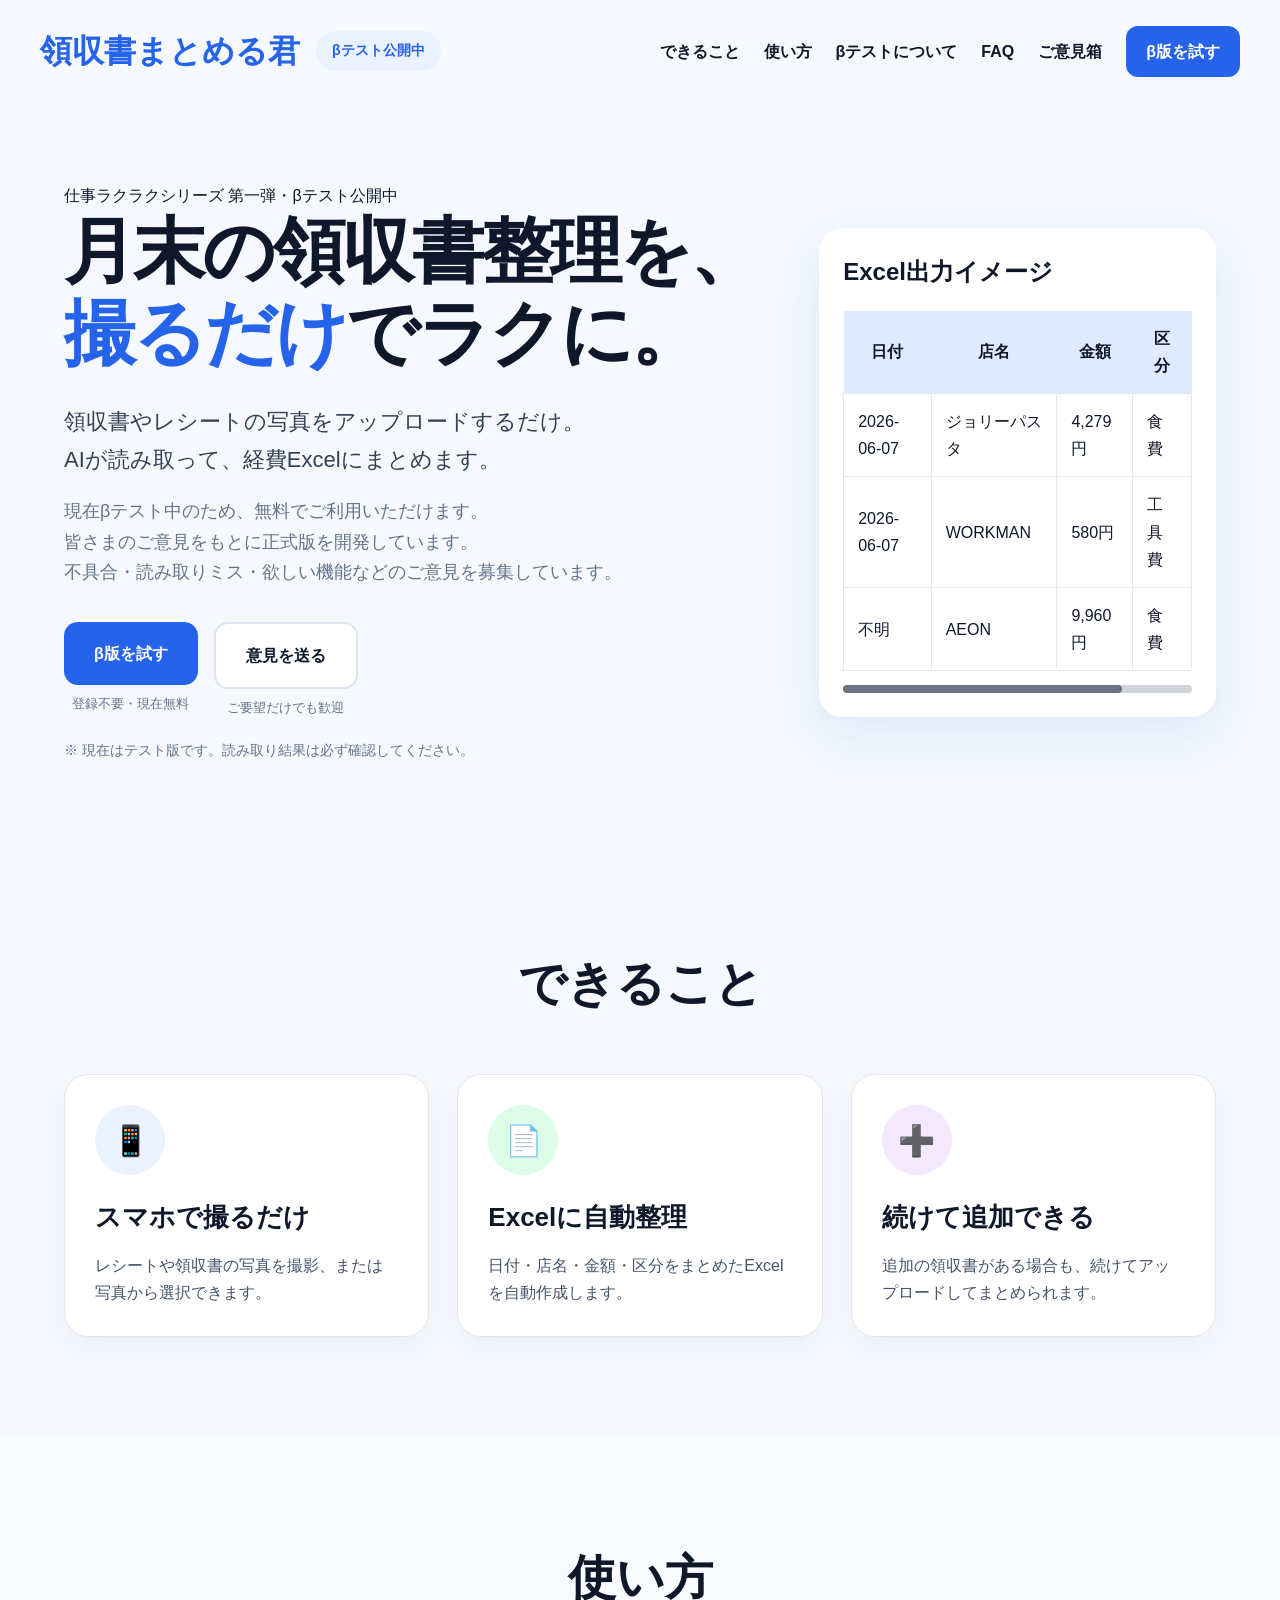
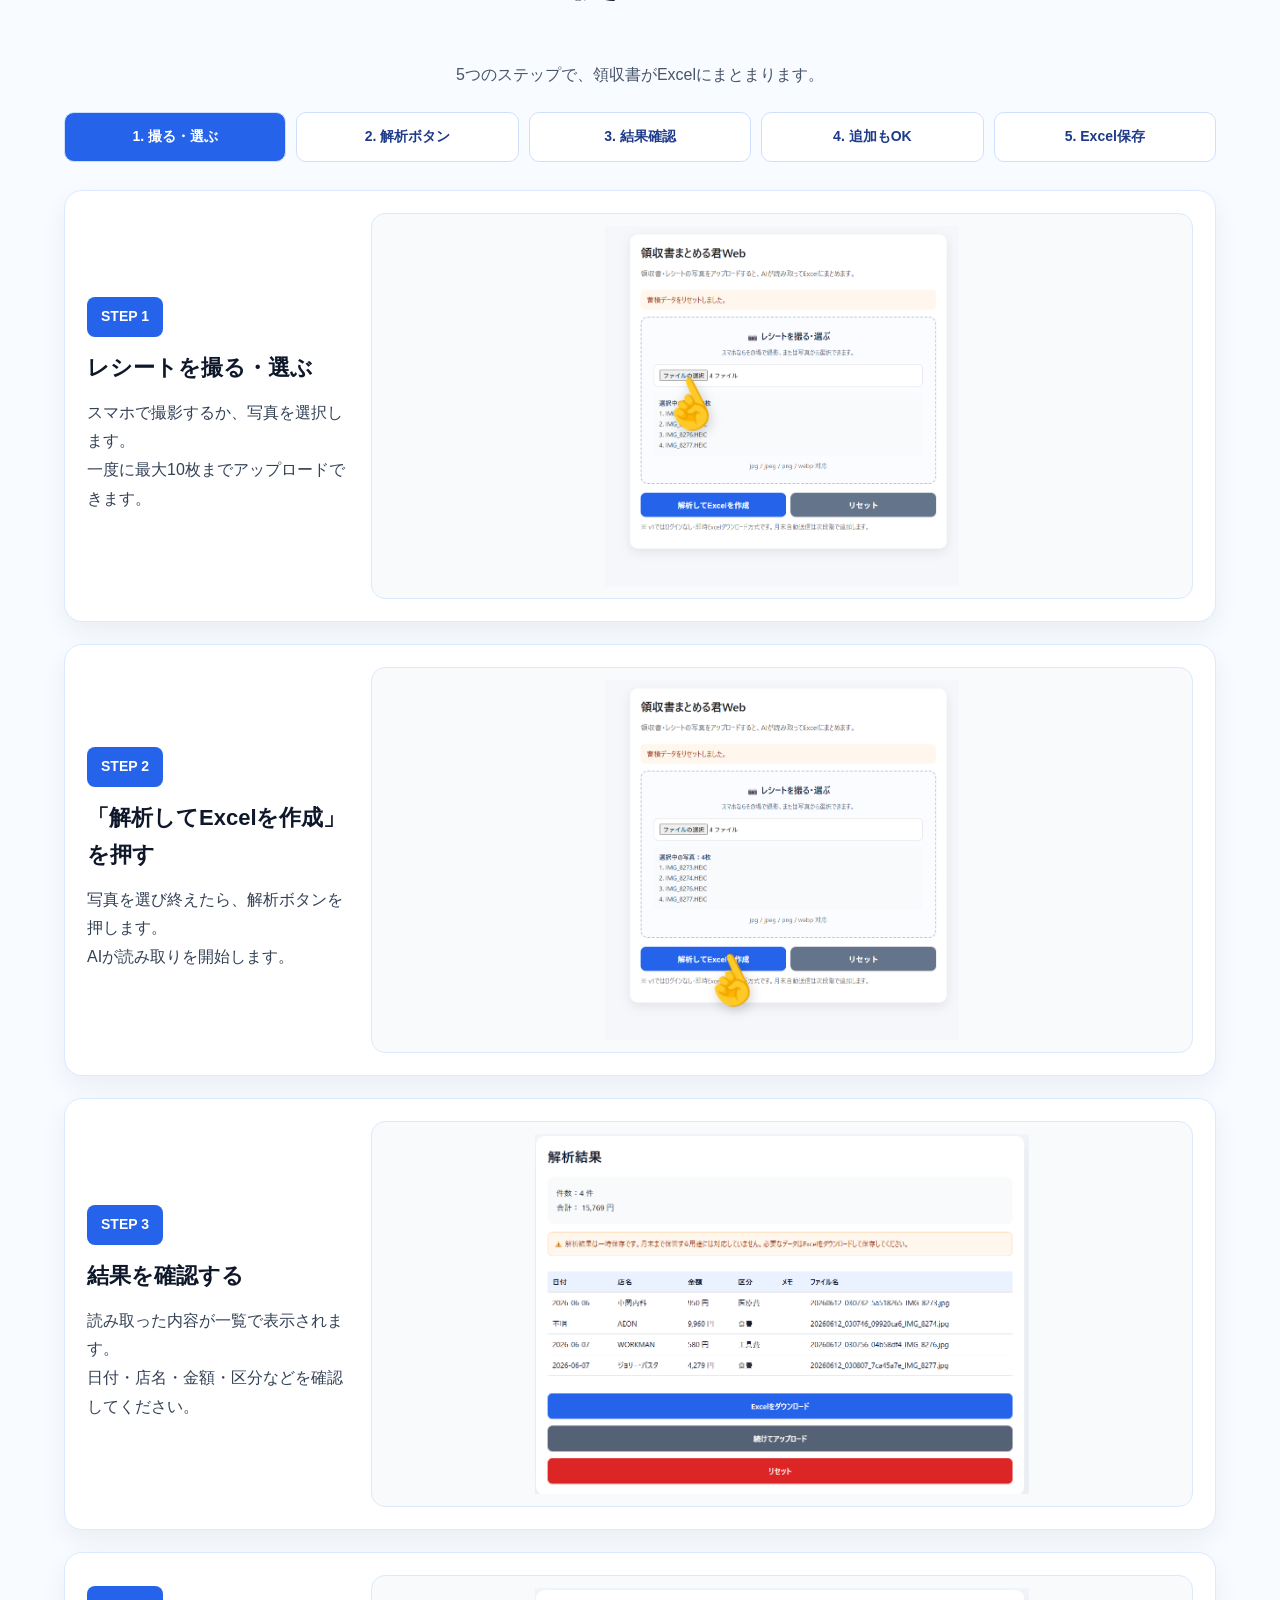
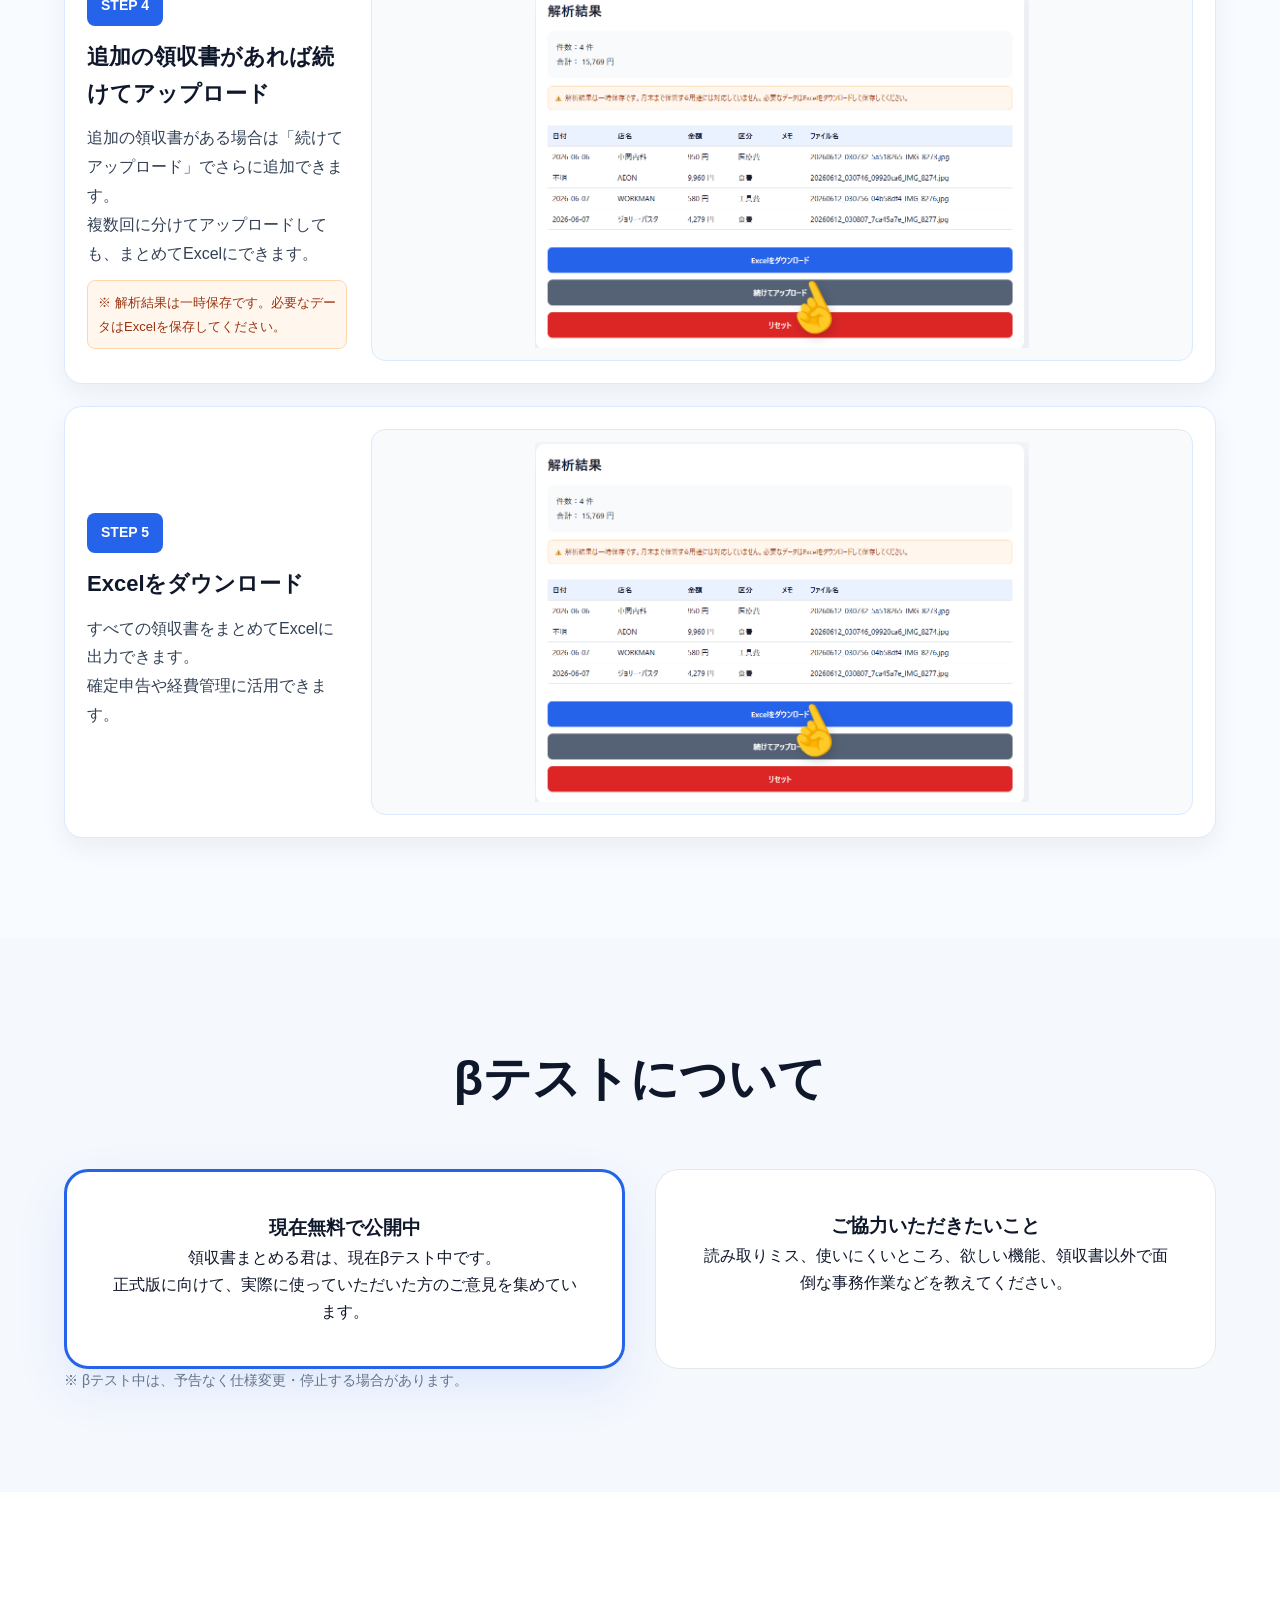
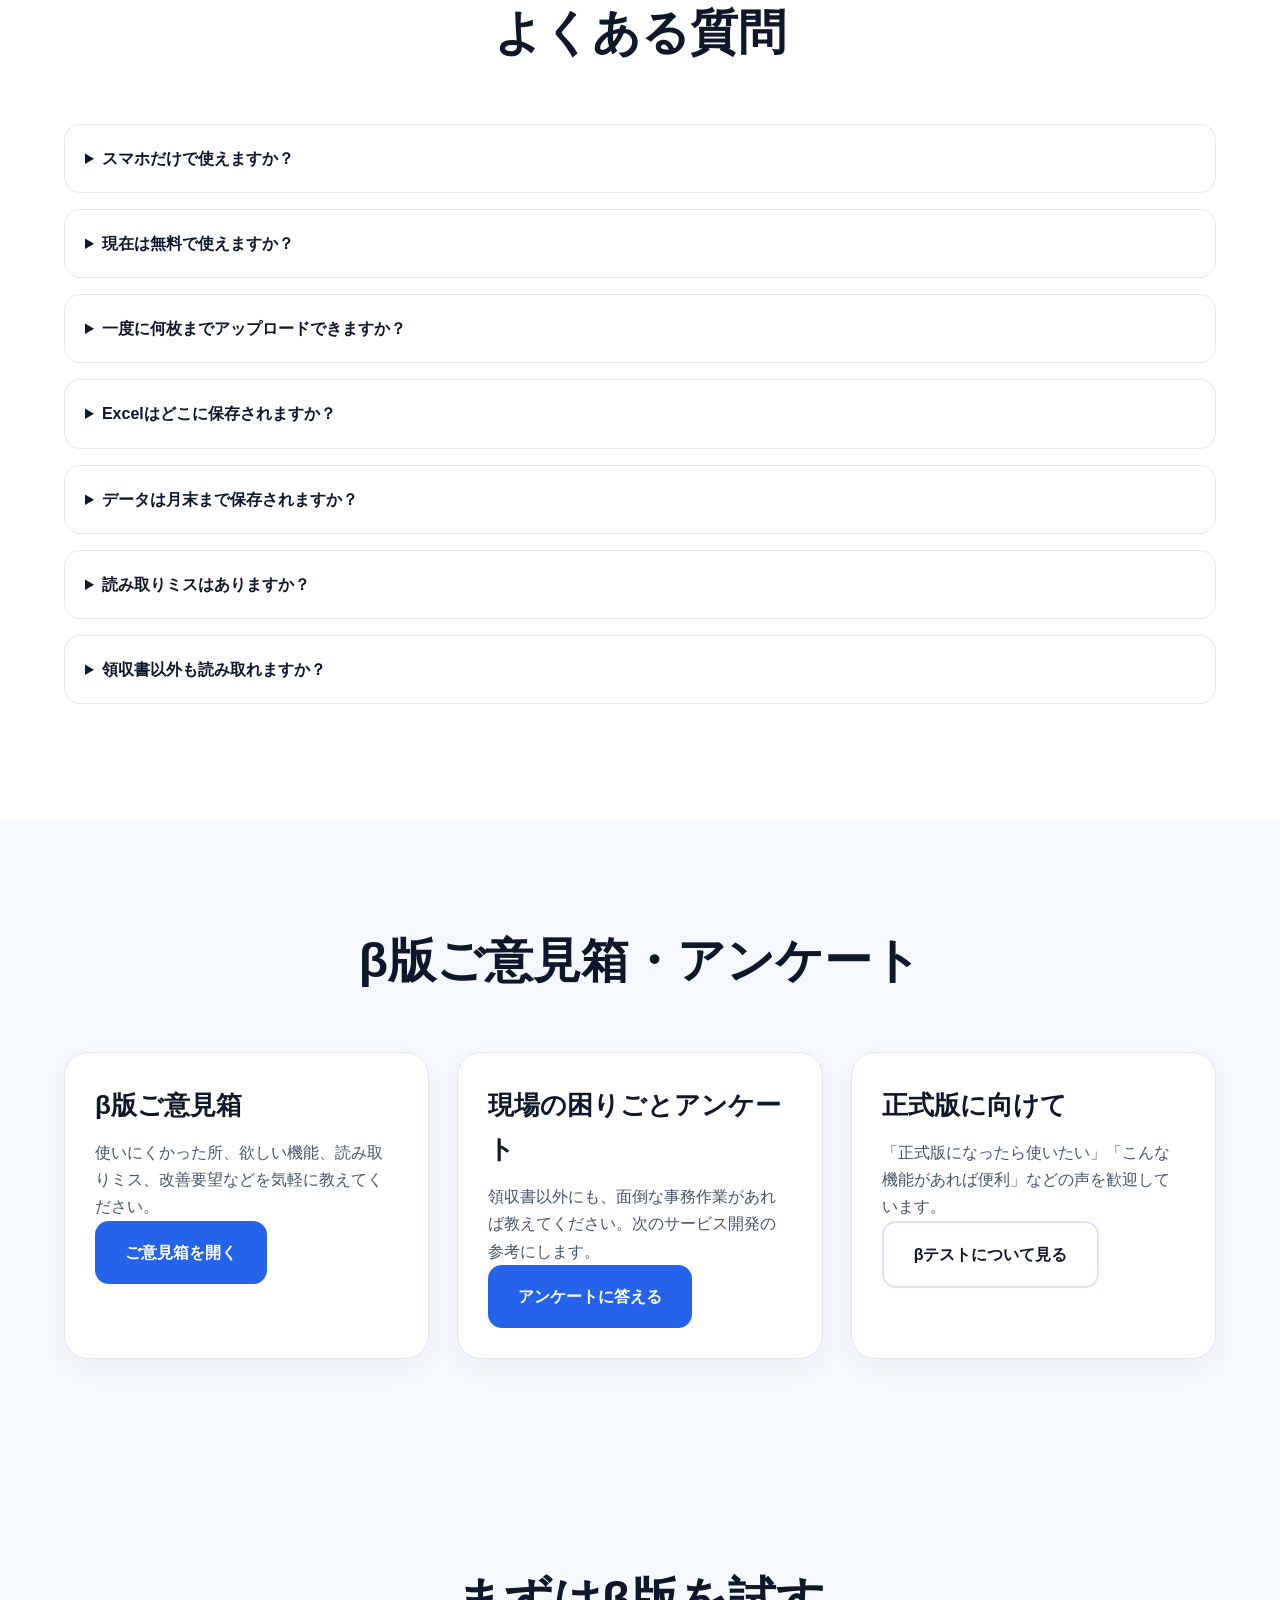
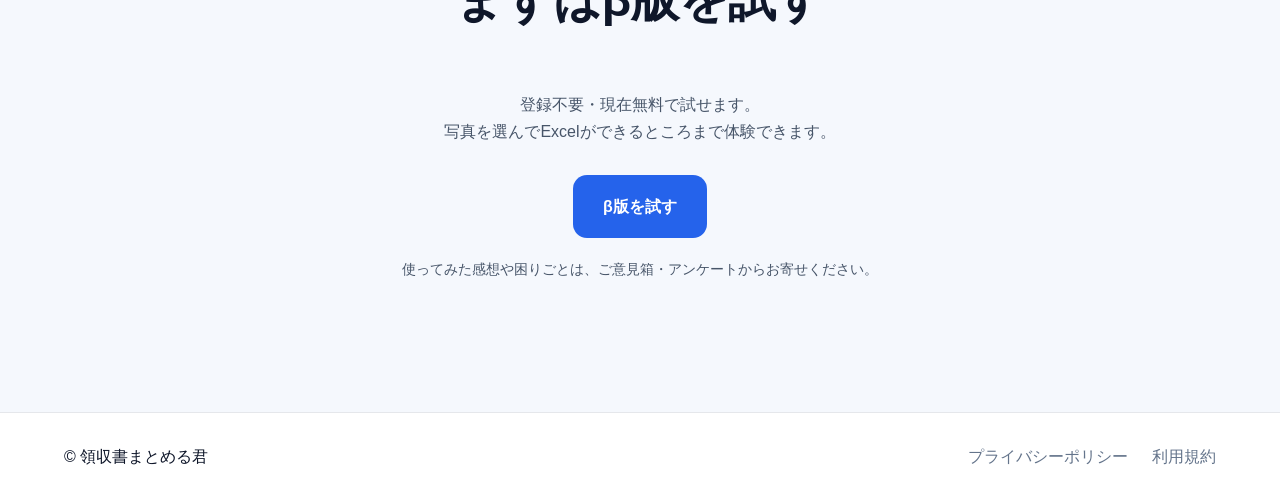
<file: index.html>
<!DOCTYPE html>
<html lang="ja">
<head>
  <meta charset="UTF-8">

  <meta name="google-site-verification" content="_S4SVkpSA_sxCE_aNLtEMx70upwhWz0V3YrUardELQM" />

  <title>領収書まとめる君｜βテスト公開中</title>
  <meta name="viewport" content="width=device-width, initial-scale=1">
  <meta name="description" content="領収書やレシートをスマホで撮るだけ。AIが読み取って経費Excelにまとめるβテスト公開中のサービスです。ご意見・ご要望を募集中です。">
  <link rel="stylesheet" href="style.css">
</head>
<body>

<header class="site-header">
  <div class="container header-inner">
    <div class="brand">
      <a href="#" class="logo">領収書まとめる君</a>
      <span class="header-badge">βテスト公開中</span>
    </div>

    <nav class="nav">
      <a href="#features">できること</a>
      <a href="#howto">使い方</a>
      <a href="#beta">βテストについて</a>
      <a href="#faq">FAQ</a>
      <a href="#feedback">ご意見箱</a>
      <a class="nav-button" href="https://receipt-server-1.onrender.com" target="_blank" rel="noopener noreferrer">β版を試す</a>
    </nav>
  </div>
</header>

<main>
  <section class="hero">
    <div class="container hero-inner">
      <div class="hero-text">
        <p class="badge">仕事ラクラクシリーズ 第一弾・βテスト公開中</p>

        <h1>
          <span class="headline-line">月末の領収書整理を、</span><br>
          <span class="headline-line"><span class="blue">撮るだけ</span>でラクに。</span>
        </h1>

        <p class="lead">
          領収書やレシートの写真をアップロードするだけ。<br>
          AIが読み取って、経費Excelにまとめます。
        </p>

        <p class="sublead">
          現在βテスト中のため、無料でご利用いただけます。<br>
          皆さまのご意見をもとに正式版を開発しています。<br>
          不具合・読み取りミス・欲しい機能などのご意見を募集しています。
        </p>

        <div class="actions">
          <div class="action-item">
            <a class="btn primary" href="https://receipt-server-1.onrender.com" target="_blank" rel="noopener noreferrer">β版を試す</a>
            <p class="button-note">登録不要・現在無料</p>
          </div>

          <div class="action-item">
            <a class="btn secondary" href="#feedback">意見を送る</a>
            <p class="button-note">ご要望だけでも歓迎</p>
          </div>
        </div>

        <p class="note">
          ※ 現在はテスト版です。読み取り結果は必ず確認してください。
        </p>
      </div>

      <div class="hero-card">
        <div class="mock-title">Excel出力イメージ</div>

        <div class="table-wrap">
          <table>
            <tr>
              <th>日付</th>
              <th>店名</th>
              <th>金額</th>
              <th>区分</th>
            </tr>
            <tr>
              <td>2026-06-07</td>
              <td>ジョリーパスタ</td>
              <td>4,279円</td>
              <td>食費</td>
            </tr>
            <tr>
              <td>2026-06-07</td>
              <td>WORKMAN</td>
              <td>580円</td>
              <td>工具費</td>
            </tr>
            <tr>
              <td>不明</td>
              <td>AEON</td>
              <td>9,960円</td>
              <td>食費</td>
            </tr>
          </table>
        </div>

        <div class="scroll-bar">
          <span></span>
        </div>
      </div>
    </div>
  </section>

  <section id="features" class="section features-section">
    <div class="container">
      <h2>できること</h2>

      <div class="grid">
        <div class="card">
          <div class="icon blue-icon">📱</div>
          <h3>スマホで撮るだけ</h3>
          <p>レシートや領収書の写真を撮影、または写真から選択できます。</p>
        </div>

        <div class="card">
          <div class="icon green-icon">📄</div>
          <h3>Excelに自動整理</h3>
          <p>日付・店名・金額・区分をまとめたExcelを自動作成します。</p>
        </div>

        <div class="card">
          <div class="icon purple-icon">➕</div>
          <h3>続けて追加できる</h3>
          <p>追加の領収書がある場合も、続けてアップロードしてまとめられます。</p>
        </div>
      </div>
    </div>
  </section>

  <section id="howto" class="section light howto-section">
    <div class="container">
      <h2>使い方</h2>
      <p class="howto-lead">5つのステップで、領収書がExcelにまとまります。</p>

      <div class="howto-tabs">
        <span>1. 撮る・選ぶ</span>
        <span>2. 解析ボタン</span>
        <span>3. 結果確認</span>
        <span>4. 追加もOK</span>
        <span>5. Excel保存</span>
      </div>

      <div class="guide-list">

        <div class="guide-card">
          <div class="guide-text">
            <span class="step-badge">STEP 1</span>
            <h3>レシートを撮る・選ぶ</h3>
            <p>
              スマホで撮影するか、写真を選択します。<br>
              一度に最大10枚までアップロードできます。
            </p>
          </div>
          <div class="guide-image-wrap">
            <img src="images/app-upload.png" alt="レシートを撮る・選ぶ画面">
            <div class="finger finger-file">☝️</div>
          </div>
        </div>

        <div class="guide-card">
          <div class="guide-text">
            <span class="step-badge">STEP 2</span>
            <h3>「解析してExcelを作成」を押す</h3>
            <p>
              写真を選び終えたら、解析ボタンを押します。<br>
              AIが読み取りを開始します。
            </p>
          </div>
          <div class="guide-image-wrap">
            <img src="images/app-upload.png" alt="解析ボタンの画面">
            <div class="finger finger-analyze">☝️</div>
          </div>
        </div>

        <div class="guide-card">
          <div class="guide-text">
            <span class="step-badge">STEP 3</span>
            <h3>結果を確認する</h3>
            <p>
              読み取った内容が一覧で表示されます。<br>
              日付・店名・金額・区分などを確認してください。
            </p>
          </div>
          <div class="guide-image-wrap">
            <img src="images/app-result.png" alt="解析結果画面">
          </div>
        </div>

        <div class="guide-card">
          <div class="guide-text">
            <span class="step-badge">STEP 4</span>
            <h3>追加の領収書があれば続けてアップロード</h3>
            <p>
              追加の領収書がある場合は「続けてアップロード」でさらに追加できます。<br>
              複数回に分けてアップロードしても、まとめてExcelにできます。
            </p>
            <p class="guide-note">
              ※ 解析結果は一時保存です。必要なデータはExcelを保存してください。
            </p>
          </div>
          <div class="guide-image-wrap">
            <img src="images/app-result.png" alt="続けてアップロード画面">
            <div class="finger finger-continue">☝️</div>
          </div>
        </div>

        <div class="guide-card">
          <div class="guide-text">
            <span class="step-badge">STEP 5</span>
            <h3>Excelをダウンロード</h3>
            <p>
              すべての領収書をまとめてExcelに出力できます。<br>
              確定申告や経費管理に活用できます。
            </p>
          </div>
          <div class="guide-image-wrap">
            <img src="images/app-result.png" alt="Excelダウンロード画面">
            <div class="finger finger-excel">☝️</div>
          </div>
        </div>

      </div>
    </div>
  </section>

  <section id="beta" class="section">
    <div class="container">
      <h2>βテストについて</h2>

      <div class="price-box">
        <div class="price-card featured">
          <h3>現在無料で公開中</h3>
          <p>
            領収書まとめる君は、現在βテスト中です。<br>
            正式版に向けて、実際に使っていただいた方のご意見を集めています。
          </p>
        </div>

        <div class="price-card">
          <h3>ご協力いただきたいこと</h3>
          <p>
            読み取りミス、使いにくいところ、欲しい機能、領収書以外で面倒な事務作業などを教えてください。
          </p>
        </div>
      </div>

      <p class="note">
        ※ βテスト中は、予告なく仕様変更・停止する場合があります。
      </p>
    </div>
  </section>

  <section id="faq" class="section light">
    <div class="container">
      <h2>よくある質問</h2>

      <details>
        <summary>スマホだけで使えますか？</summary>
        <p>はい。ブラウザから利用できます。iPhone・Android・PCで利用可能です。</p>
      </details>

      <details>
        <summary>現在は無料で使えますか？</summary>
        <p>はい。現在はβテスト中のため無料でご利用いただけます。</p>
      </details>

      <details>
        <summary>一度に何枚までアップロードできますか？</summary>
        <p>現在は一度に最大10枚までアップロードできます。</p>
      </details>

      <details>
        <summary>Excelはどこに保存されますか？</summary>
        <p>端末のダウンロードフォルダに保存されます。iPhoneの場合は「ファイル」アプリ内のダウンロードに保存される場合があります。</p>
      </details>

      <details>
        <summary>データは月末まで保存されますか？</summary>
        <p>現在の解析結果は一時保存です。ブラウザ変更やサーバー再起動により消える場合があります。必要なデータはExcelをダウンロードして保存してください。</p>
      </details>

      <details>
        <summary>読み取りミスはありますか？</summary>
        <p>あります。AIによる自動読み取りのため、Excel出力後に内容を確認してください。</p>
      </details>

      <details>
        <summary>領収書以外も読み取れますか？</summary>
        <p>日付・金額・内容が書かれている出金伝票や手書きメモなども読み取れる可能性があります。ただし、正確に読み取れる保証はありません。</p>
      </details>
    </div>
  </section>

  <section id="feedback" class="section">
    <div class="container">
      <h2>β版ご意見箱・アンケート</h2>

      <div class="grid">
        <div class="card">
          <h3>β版ご意見箱</h3>
          <p>
            使いにくかった所、欲しい機能、読み取りミス、改善要望などを気軽に教えてください。
          </p>
          <a class="btn primary small-btn" href="https://docs.google.com/forms/d/e/1FAIpQLSedqfg8UZqlXi5YWsH08BMr3XCcpcvmxO1xk-tds7yBh6k9lQ/viewform?usp=header" target="_blank" rel="noopener noreferrer">ご意見箱を開く</a>
        </div>

        <div class="card">
          <h3>現場の困りごとアンケート</h3>
          <p>
            領収書以外にも、面倒な事務作業があれば教えてください。次のサービス開発の参考にします。
          </p>
          <a class="btn primary small-btn" href="https://docs.google.com/forms/d/e/1FAIpQLSd0XexupanZKV3qzjEIa8AIZnr2k314BljfOZZf71OvbCvkEA/viewform?usp=publish-editor" target="_blank" rel="noopener noreferrer">アンケートに答える</a>
        </div>

        <div class="card">
          <h3>正式版に向けて</h3>
          <p>
            「正式版になったら使いたい」「こんな機能があれば便利」などの声を歓迎しています。
          </p>
          <a class="btn secondary small-btn" href="#beta">βテストについて見る</a>
        </div>
      </div>
    </div>
  </section>

  <section class="section cta">
    <div class="container">
      <h2>まずはβ版を試す</h2>
      <p>
        登録不要・現在無料で試せます。<br>
        写真を選んでExcelができるところまで体験できます。
      </p>
      <a class="btn primary" href="https://receipt-server-1.onrender.com" target="_blank" rel="noopener noreferrer">β版を試す</a>
      <p class="note">
        使ってみた感想や困りごとは、ご意見箱・アンケートからお寄せください。
      </p>
    </div>
  </section>
</main>

<footer class="footer">
  <div class="container footer-inner">
    <p>© 領収書まとめる君</p>
    <div>
      <a href="privacy.html">プライバシーポリシー</a>
      <a href="terms.html">利用規約</a>
    </div>
  </div>
</footer>

</body>
</html>
</file>
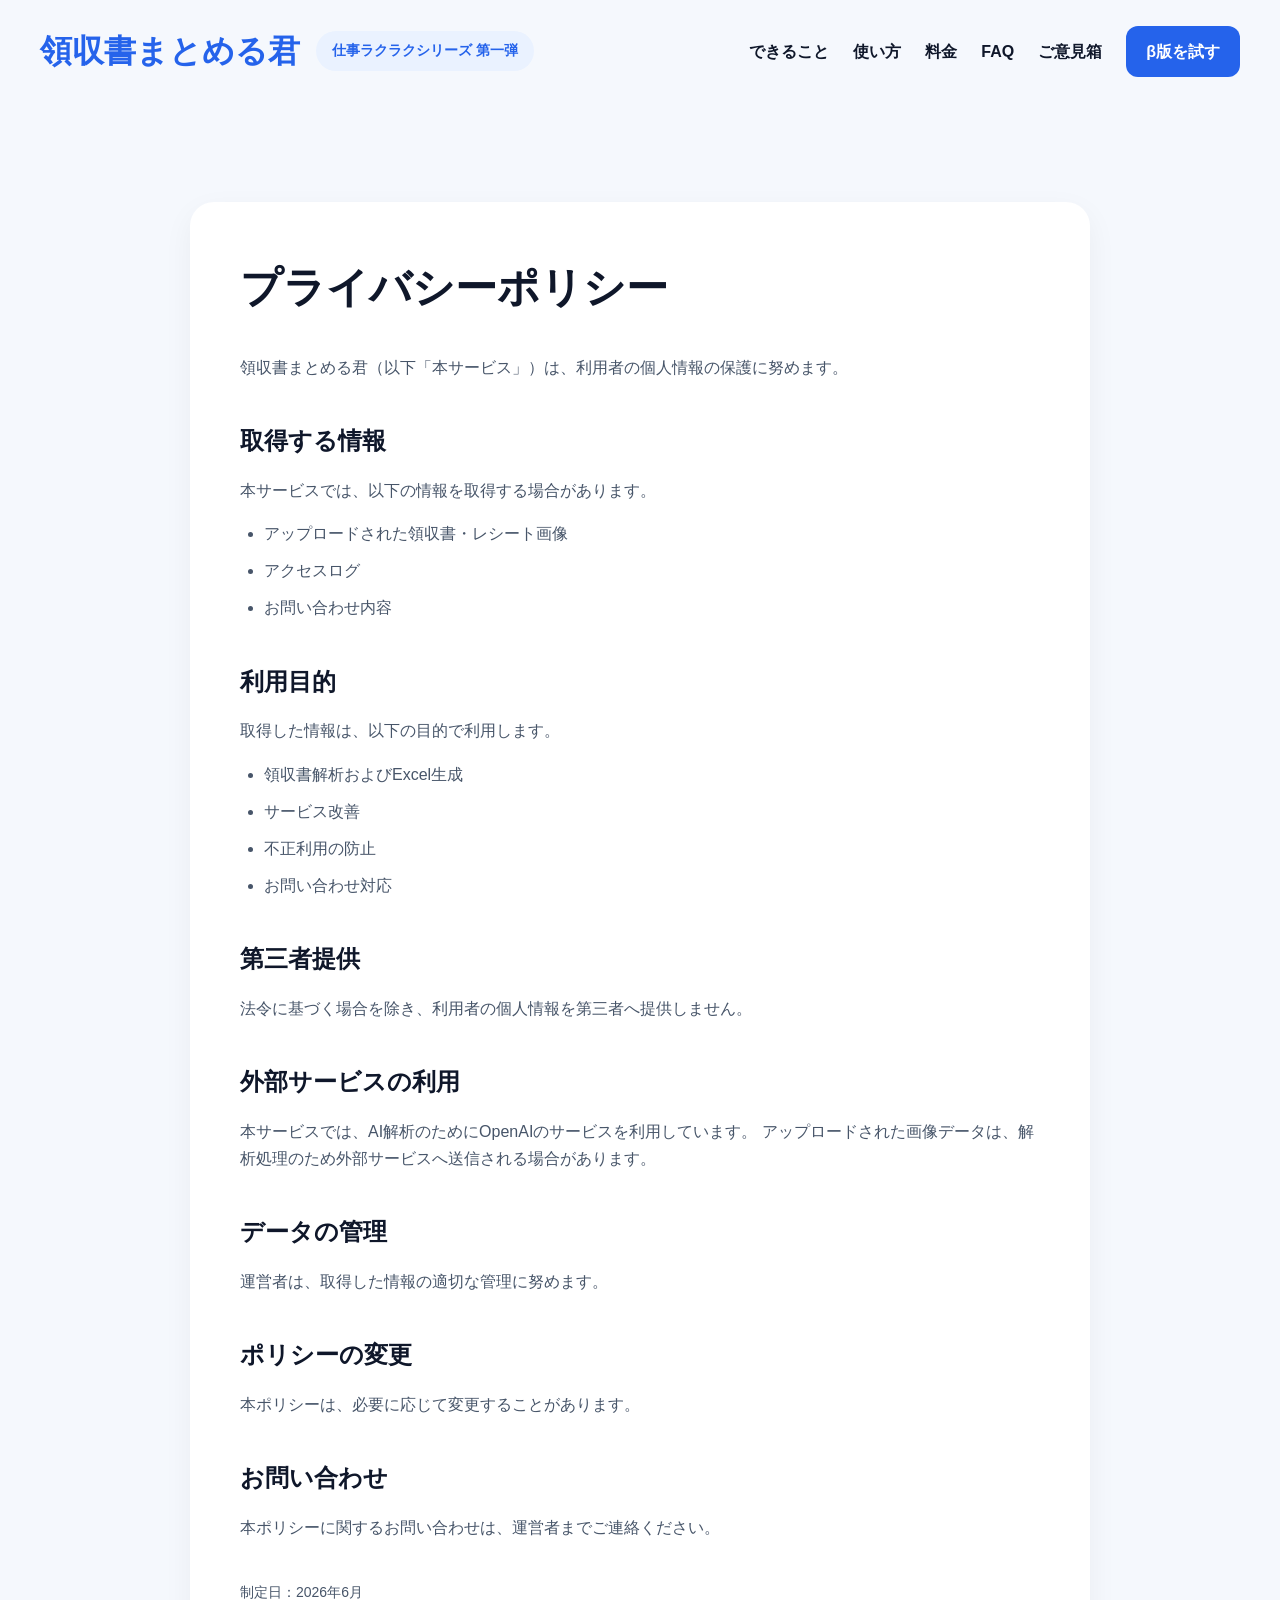
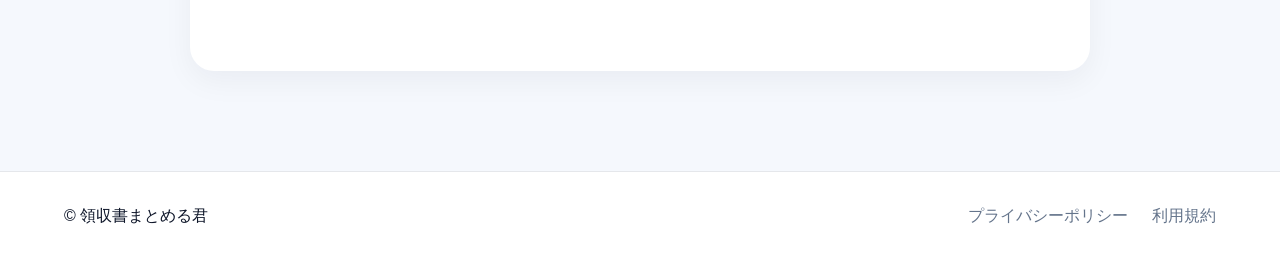
<file: privacy.html>
<!DOCTYPE html>
<html lang="ja">
<head>
  <meta charset="UTF-8">
  <title>プライバシーポリシー｜領収書まとめる君</title>
  <meta name="viewport" content="width=device-width, initial-scale=1">
  <meta name="description" content="領収書まとめる君のプライバシーポリシーです。">
  <link rel="stylesheet" href="style.css">
</head>
<body>

<header class="site-header">
  <div class="container header-inner">
    <div class="brand">
      <a href="index.html" class="logo">領収書まとめる君</a>
      <span class="header-badge">仕事ラクラクシリーズ 第一弾</span>
    </div>

    <nav class="nav">
      <a href="index.html#features">できること</a>
      <a href="index.html#howto">使い方</a>
      <a href="index.html#price">料金</a>
      <a href="index.html#faq">FAQ</a>
      <a href="index.html#feedback">ご意見箱</a>
      <a class="nav-button" href="https://receipt-server-1.onrender.com" target="_blank" rel="noopener noreferrer">β版を試す</a>
    </nav>
  </div>
</header>

<main>
  <section class="section">
    <div class="container">
      <div class="legal-card">
        <h1>プライバシーポリシー</h1>

        <p>
          領収書まとめる君（以下「本サービス」）は、利用者の個人情報の保護に努めます。
        </p>

        <h2>取得する情報</h2>
        <p>
          本サービスでは、以下の情報を取得する場合があります。
        </p>
        <ul>
          <li>アップロードされた領収書・レシート画像</li>
          <li>アクセスログ</li>
          <li>お問い合わせ内容</li>
        </ul>

        <h2>利用目的</h2>
        <p>
          取得した情報は、以下の目的で利用します。
        </p>
        <ul>
          <li>領収書解析およびExcel生成</li>
          <li>サービス改善</li>
          <li>不正利用の防止</li>
          <li>お問い合わせ対応</li>
        </ul>

        <h2>第三者提供</h2>
        <p>
          法令に基づく場合を除き、利用者の個人情報を第三者へ提供しません。
        </p>

        <h2>外部サービスの利用</h2>
        <p>
          本サービスでは、AI解析のためにOpenAIのサービスを利用しています。
          アップロードされた画像データは、解析処理のため外部サービスへ送信される場合があります。
        </p>

        <h2>データの管理</h2>
        <p>
          運営者は、取得した情報の適切な管理に努めます。
        </p>

        <h2>ポリシーの変更</h2>
        <p>
          本ポリシーは、必要に応じて変更することがあります。
        </p>

        <h2>お問い合わせ</h2>
        <p>
          本ポリシーに関するお問い合わせは、運営者までご連絡ください。
        </p>

        <p class="legal-date">
          制定日：2026年6月
        </p>
      </div>
    </div>
  </section>
</main>

<footer class="footer">
  <div class="container footer-inner">
    <p>© 領収書まとめる君</p>
    <div>
      <a href="privacy.html">プライバシーポリシー</a>
      <a href="terms.html">利用規約</a>
    </div>
  </div>
</footer>

</body>
</html>
</file>
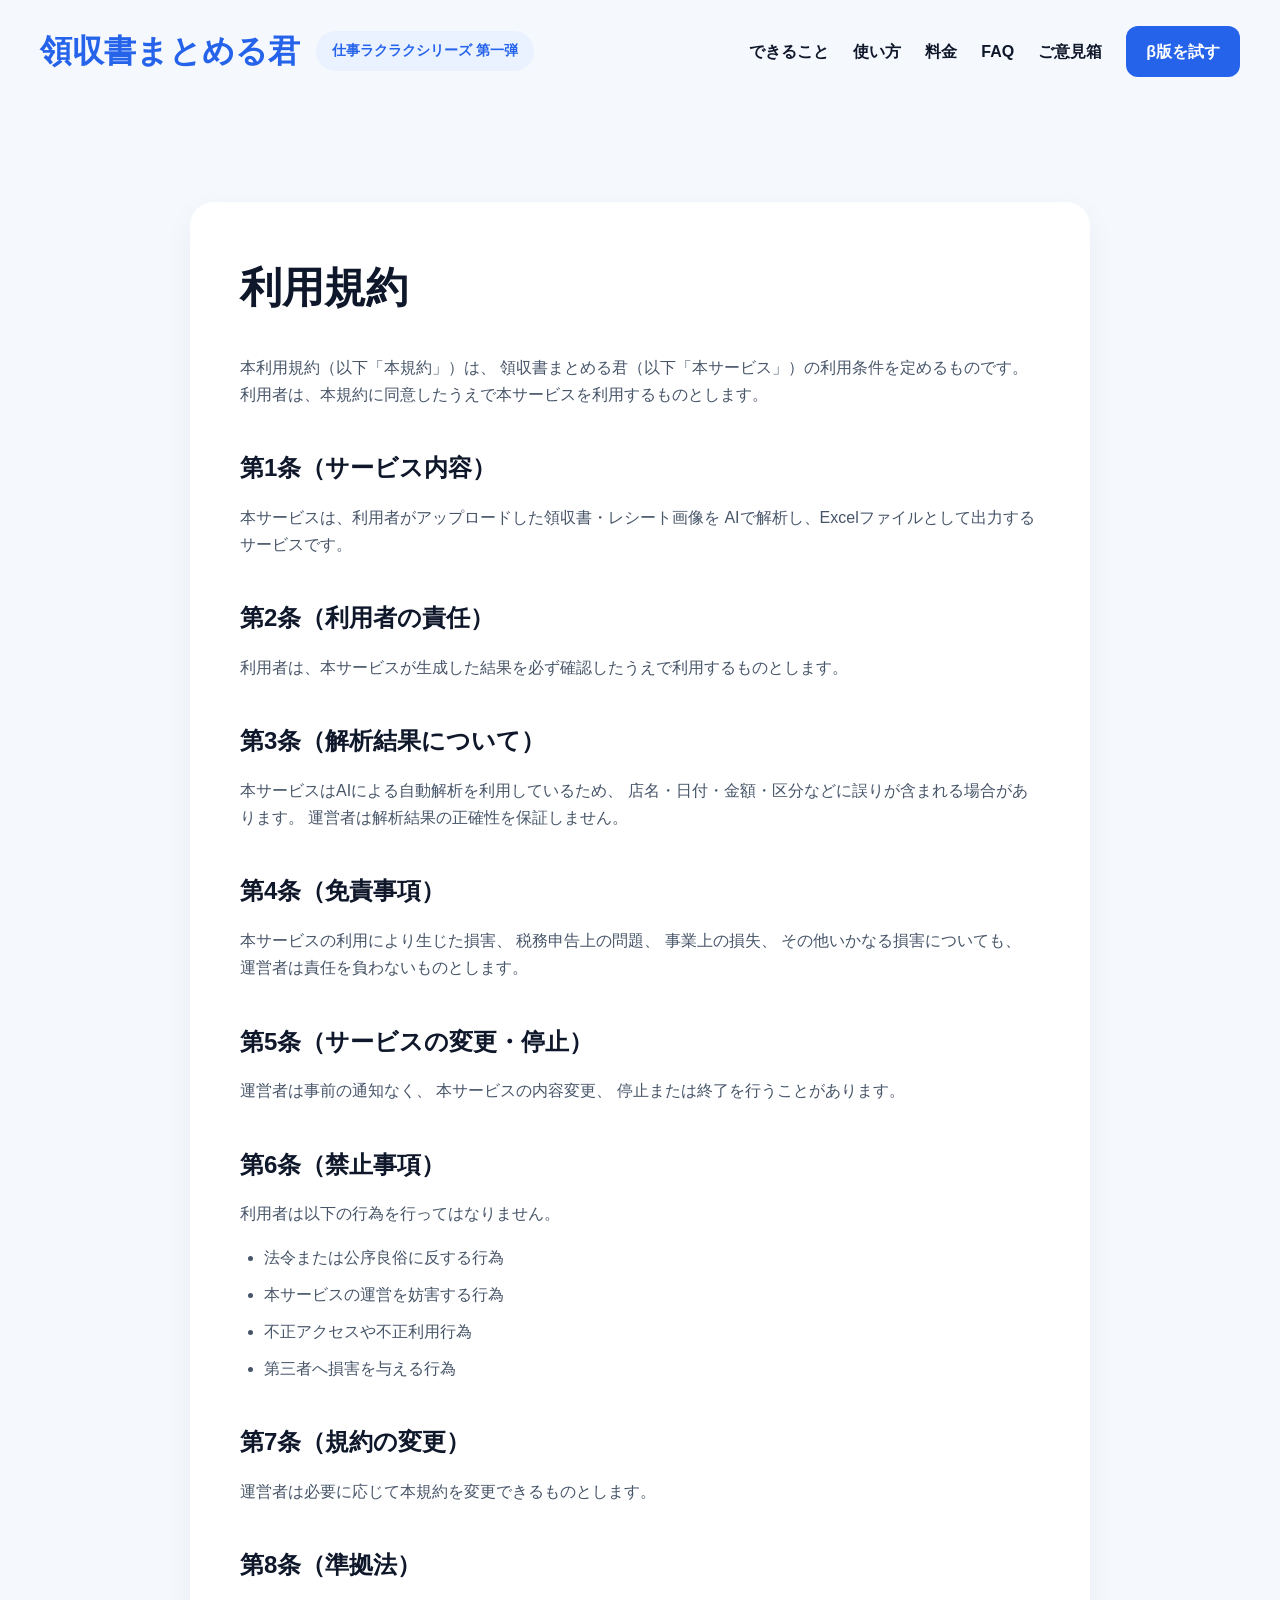
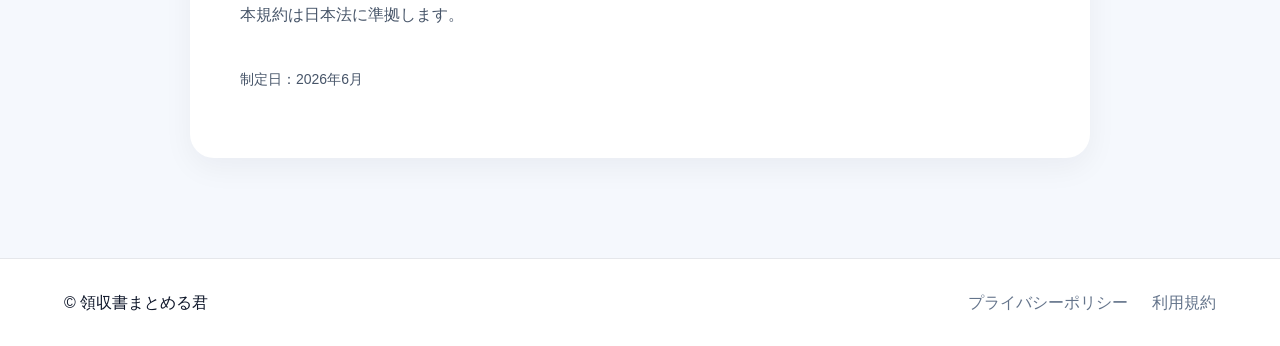
<file: terms.html>
<!DOCTYPE html>
<html lang="ja">
<head>
  <meta charset="UTF-8">
  <title>利用規約｜領収書まとめる君</title>
  <meta name="viewport" content="width=device-width, initial-scale=1">
  <meta name="description" content="領収書まとめる君の利用規約です。">
  <link rel="stylesheet" href="style.css">
</head>
<body>

<header class="site-header">
  <div class="container header-inner">
    <div class="brand">
      <a href="index.html" class="logo">領収書まとめる君</a>
      <span class="header-badge">仕事ラクラクシリーズ 第一弾</span>
    </div>

    <nav class="nav">
      <a href="index.html#features">できること</a>
      <a href="index.html#howto">使い方</a>
      <a href="index.html#price">料金</a>
      <a href="index.html#faq">FAQ</a>
      <a href="index.html#feedback">ご意見箱</a>
      <a class="nav-button" href="https://receipt-server-1.onrender.com" target="_blank" rel="noopener noreferrer">β版を試す</a>
    </nav>
  </div>
</header>

<main>
  <section class="section">
    <div class="container">
      <div class="legal-card">

        <h1>利用規約</h1>

        <p>
          本利用規約（以下「本規約」）は、
          領収書まとめる君（以下「本サービス」）の利用条件を定めるものです。
          利用者は、本規約に同意したうえで本サービスを利用するものとします。
        </p>

        <h2>第1条（サービス内容）</h2>
        <p>
          本サービスは、利用者がアップロードした領収書・レシート画像を
          AIで解析し、Excelファイルとして出力するサービスです。
        </p>

        <h2>第2条（利用者の責任）</h2>
        <p>
          利用者は、本サービスが生成した結果を必ず確認したうえで利用するものとします。
        </p>

        <h2>第3条（解析結果について）</h2>
        <p>
          本サービスはAIによる自動解析を利用しているため、
          店名・日付・金額・区分などに誤りが含まれる場合があります。
          運営者は解析結果の正確性を保証しません。
        </p>

        <h2>第4条（免責事項）</h2>
        <p>
          本サービスの利用により生じた損害、
          税務申告上の問題、
          事業上の損失、
          その他いかなる損害についても、
          運営者は責任を負わないものとします。
        </p>

        <h2>第5条（サービスの変更・停止）</h2>
        <p>
          運営者は事前の通知なく、
          本サービスの内容変更、
          停止または終了を行うことがあります。
        </p>

        <h2>第6条（禁止事項）</h2>
        <p>
          利用者は以下の行為を行ってはなりません。
        </p>

        <ul>
          <li>法令または公序良俗に反する行為</li>
          <li>本サービスの運営を妨害する行為</li>
          <li>不正アクセスや不正利用行為</li>
          <li>第三者へ損害を与える行為</li>
        </ul>

        <h2>第7条（規約の変更）</h2>
        <p>
          運営者は必要に応じて本規約を変更できるものとします。
        </p>

        <h2>第8条（準拠法）</h2>
        <p>
          本規約は日本法に準拠します。
        </p>

        <p class="legal-date">
          制定日：2026年6月
        </p>

      </div>
    </div>
  </section>
</main>

<footer class="footer">
  <div class="container footer-inner">
    <p>© 領収書まとめる君</p>
    <div>
      <a href="privacy.html">プライバシーポリシー</a>
      <a href="terms.html">利用規約</a>
    </div>
  </div>
</footer>

</body>
</html>
</file>
<file: style.css>
*{
    margin:0;
    padding:0;
    box-sizing:border-box;
}

html{
    scroll-behavior:smooth;
}

body{
    font-family:-apple-system,BlinkMacSystemFont,"Segoe UI",sans-serif;
    background:#f5f8fd;
    color:#0f172a;
    line-height:1.7;
}

a{
    text-decoration:none;
}

.container{
    max-width:1200px;
    margin:0 auto;
    padding:0 24px;
}

/* ======================
   HEADER
====================== */

.site-header{
    background:#f5f8fd;
    position:sticky;
    top:0;
    z-index:100;
    backdrop-filter:blur(10px);
}

.header-inner{
    display:flex;
    justify-content:space-between;
    align-items:center;
    padding:24px 0;
}

.brand{
    display:flex;
    align-items:center;
    gap:16px;
    flex-wrap:wrap;
}

.logo{
    font-size:32px;
    font-weight:900;
    color:#2563eb;
}

.header-badge{
    background:#eaf2ff;
    color:#2563eb;
    padding:8px 16px;
    border-radius:999px;
    font-size:14px;
    font-weight:700;
}

.nav{
    display:flex;
    align-items:center;
    gap:24px;
}

.nav a{
    color:#0f172a;
    font-weight:600;
}

.nav-button{
    background:#2563eb;
    color:#fff !important;
    padding:12px 20px;
    border-radius:12px;
    font-weight:700;
}

/* ======================
   HERO
====================== */

.hero{
    padding:80px 0;
}

.hero-inner{
    display:flex;
    justify-content:space-between;
    align-items:center;
    gap:60px;
}

.hero-text{
    flex:1;
    max-width:780px;
}

.hero h1{
    font-size:72px;
    line-height:1.15;
    font-weight:900;
    margin-bottom:28px;
    color:#0f172a;
    letter-spacing:-0.04em;
}

.headline-line{
    white-space:nowrap;
}

.blue{
    color:#2563eb;
}

.lead{
    font-size:22px;
    color:#334155;
    margin-bottom:18px;
}

.sublead{
    font-size:18px;
    color:#64748b;
    margin-bottom:34px;
}

.actions{
    display:flex;
    gap:16px;
    margin-bottom:20px;
}

.btn{
    display:inline-flex;
    align-items:center;
    justify-content:center;
    padding:18px 30px;
    border-radius:14px;
    font-weight:700;
    transition:.2s;
}

.btn:hover{
    transform:translateY(-2px);
}

.btn.primary{
    background:#2563eb;
    color:#fff;
}

.btn.secondary{
    background:#fff;
    color:#0f172a;
    border:2px solid #dbe4f0;
}

.note{
    font-size:14px;
    color:#64748b;
}

/* ======================
   HERO CARD
====================== */

.hero-card{
    flex:1;
    background:#fff;
    border-radius:24px;
    padding:24px;
    box-shadow:0 20px 50px rgba(37,99,235,.10);
}

.mock-title{
    font-size:24px;
    font-weight:800;
    margin-bottom:18px;
}

.table-wrap{
    overflow-x:auto;
}

.hero-card table{
    width:100%;
    border-collapse:collapse;
}

.hero-card th{
    background:#dfeaff;
    padding:14px;
    text-align:center;
}

.hero-card td{
    padding:14px;
    border:1px solid #e5e7eb;
}

.scroll-bar{
    margin-top:14px;
    height:8px;
    background:#d1d5db;
    border-radius:999px;
}

.scroll-bar span{
    display:block;
    width:80%;
    height:100%;
    background:#6b7280;
    border-radius:999px;
}

/* ======================
   SECTION
====================== */

.section{
    padding:100px 0;
}

.section h2{
    text-align:center;
    font-size:48px;
    margin-bottom:50px;
    font-weight:900;
}

.light{
    background:#fff;
}

/* ======================
   CARDS
====================== */

.grid{
    display:grid;
    grid-template-columns:repeat(3,1fr);
    gap:28px;
}

.card{
    background:#fff;
    border-radius:24px;
    padding:30px;
    border:1px solid #e5e7eb;
    box-shadow:0 10px 30px rgba(15,23,42,.04);
}

.card h3{
    font-size:26px;
    margin-bottom:12px;
}

.card p{
    color:#475569;
}

.icon{
    width:70px;
    height:70px;
    border-radius:50%;
    display:flex;
    align-items:center;
    justify-content:center;
    font-size:30px;
    margin-bottom:20px;
}

.blue-icon{
    background:#eaf2ff;
}

.green-icon{
    background:#dcfce7;
}

.purple-icon{
    background:#f3e8ff;
}

/* ======================
   STEPS
====================== */

.steps{
    display:grid;
    grid-template-columns:repeat(4,1fr);
    gap:20px;
}

.step{
    background:#fff;
    padding:24px;
    border-radius:20px;
    text-align:center;
    border:1px solid #e5e7eb;
}

.step span{
    width:50px;
    height:50px;
    border-radius:50%;
    background:#2563eb;
    color:#fff;
    display:flex;
    align-items:center;
    justify-content:center;
    margin:0 auto 15px;
    font-weight:700;
}

/* ======================
   PRICE
====================== */

.price-box{
    display:grid;
    grid-template-columns:repeat(2,1fr);
    gap:30px;
}

.price-card{
    background:#fff;
    padding:40px;
    border-radius:24px;
    border:1px solid #e5e7eb;
    text-align:center;
}

.price-card.featured{
    border:3px solid #2563eb;
    box-shadow:0 20px 50px rgba(37,99,235,.10);
}

.price{
    font-size:42px;
    font-weight:900;
    color:#2563eb;
    margin:20px 0;
}

/* ======================
   FAQ
====================== */

details{
    background:#fff;
    border-radius:16px;
    padding:20px;
    margin-bottom:16px;
    border:1px solid #e5e7eb;
}

summary{
    cursor:pointer;
    font-weight:700;
}

details p{
    color:#475569;
    margin-top:12px;
}

/* ======================
   CTA
====================== */

.cta{
    text-align:center;
}

.cta p{
    margin:20px 0 30px;
    color:#475569;
}

/* ======================
   LEGAL PAGE
====================== */

.legal-card{
    max-width:900px;
    margin:0 auto;
    background:#fff;
    padding:50px;
    border-radius:24px;
    box-shadow:0 10px 30px rgba(15,23,42,.05);
}

.legal-card h1{
    font-size:42px;
    margin-bottom:30px;
}

.legal-card h2{
    text-align:left;
    font-size:24px;
    margin-top:40px;
    margin-bottom:15px;
}

.legal-card p{
    color:#475569;
    margin-bottom:16px;
}

.legal-card ul{
    padding-left:24px;
    color:#475569;
}

.legal-card li{
    margin-bottom:10px;
}

.legal-date{
    margin-top:40px;
    font-size:14px;
    color:#64748b;
}

/* ======================
   FOOTER
====================== */

.footer{
    background:#fff;
    border-top:1px solid #e5e7eb;
    padding:30px 0;
}

.footer-inner{
    display:flex;
    justify-content:space-between;
    align-items:center;
}

.footer a{
    color:#64748b;
    margin-left:20px;
}

/* ======================
   MOBILE
====================== */

@media(max-width:900px){

    .header-inner{
        flex-direction:column;
        gap:20px;
    }

    .brand{
        justify-content:center;
    }

    .logo{
        font-size:28px;
    }

    .nav{
        flex-wrap:wrap;
        justify-content:center;
        gap:14px;
    }

    .nav-button{
        padding:10px 16px;
    }

    .hero{
        padding:56px 0;
    }

    .hero-inner{
        flex-direction:column;
        gap:40px;
    }

    .hero-text{
        max-width:100%;
    }

    .hero h1{
        font-size:42px;
        line-height:1.25;
        letter-spacing:-0.03em;
    }

    .headline-line{
        white-space:normal;
    }

    .lead{
        font-size:18px;
    }

    .sublead{
        font-size:16px;
    }

    .actions{
        flex-direction:column;
    }

    .btn{
        width:100%;
    }

    .section{
        padding:70px 0;
    }

    .section h2{
        font-size:36px;
        margin-bottom:34px;
    }

    .grid{
        grid-template-columns:1fr;
    }

    .steps{
        grid-template-columns:1fr;
    }

    .price-box{
        grid-template-columns:1fr;
    }

    .legal-card{
        padding:30px 24px;
    }

    .legal-card h1{
        font-size:32px;
    }

    .legal-card h2{
        font-size:22px;
    }

    .footer-inner{
        flex-direction:column;
        gap:15px;
        text-align:center;
    }

    .footer a{
        margin:0 10px;
    }
}

@media(max-width:520px){

    .container{
        padding:0 16px;
    }

    .header-badge{
        font-size:12px;
        padding:6px 12px;
    }

    .hero h1{
        font-size:34px;
    }

    .hero-card{
        padding:18px;
        border-radius:20px;
    }

    .mock-title{
        font-size:20px;
    }

    .hero-card th,
    .hero-card td{
        padding:10px;
        font-size:13px;
    }

    .card h3{
        font-size:22px;
    }

    .price{
        font-size:34px;
    }

    .legal-card{
        padding:24px 18px;
        border-radius:20px;
    }

    .legal-card h1{
        font-size:28px;
    }
}
.action-item{
    display:flex;
    flex-direction:column;
    align-items:center;
}

.button-note{
    margin-top:8px;
    font-size:13px;
    color:#64748b;
}
.howto-section {
  background: #f8fbff;
}

.howto-lead {
  text-align: center;
  color: #475569;
  margin-top: -8px;
  margin-bottom: 24px;
}

.howto-tabs {
  display: grid;
  grid-template-columns: repeat(5, 1fr);
  gap: 10px;
  margin-bottom: 28px;
}

.howto-tabs span {
  background: #fff;
  border: 1px solid #cfe0ff;
  border-radius: 10px;
  padding: 12px 8px;
  text-align: center;
  font-weight: 700;
  color: #1e3a8a;
  font-size: 14px;
}

.howto-tabs span:first-child {
  background: #2563eb;
  color: #fff;
}

.guide-list {
  display: grid;
  gap: 22px;
}

.guide-card {
  display: grid;
  grid-template-columns: 260px 1fr;
  gap: 24px;
  align-items: center;
  background: #fff;
  border: 1px solid #dbeafe;
  border-radius: 18px;
  padding: 22px;
  box-shadow: 0 10px 26px rgba(15, 23, 42, 0.06);
}

.step-badge {
  display: inline-block;
  background: #2563eb;
  color: #fff;
  font-weight: 800;
  padding: 8px 14px;
  border-radius: 8px;
  margin-bottom: 12px;
  font-size: 14px;
}

.guide-text h3 {
  margin: 0 0 12px;
  font-size: 22px;
  color: #0f172a;
}

.guide-text p {
  color: #334155;
  line-height: 1.8;
  margin: 0;
}

.guide-note {
  margin-top: 12px !important;
  padding: 10px;
  background: #fff7ed;
  border: 1px solid #fed7aa;
  border-radius: 8px;
  color: #9a3412 !important;
  font-size: 13px;
}

.guide-image-wrap {
  position: relative;
  background: #f8fafc;
  border: 1px solid #dbeafe;
  border-radius: 14px;
  padding: 12px;
  overflow: hidden;
}

.guide-image-wrap img {
  display: block;
  width: 100%;
  max-height: 360px;
  object-fit: contain;
  border-radius: 10px;
}

.finger {
  position: absolute;
  font-size: 46px;
  transform: rotate(-25deg);
  filter: drop-shadow(0 4px 6px rgba(0,0,0,.18));
  z-index: 3;
  pointer-events: none;
}

/* STEP1：ファイル選択ボタン */
.finger-file {
  left: 35%;
  top: 40%;
}

/* STEP2：解析してExcelを作成ボタン */
.finger-analyze {
  left: 40%;
  bottom: 8%;
}

/* STEP4：続けてアップロードボタン */
.finger-continue {
  left: 50%;
  bottom: 3%;
}

/* STEP5：Excelをダウンロードボタン */
.finger-excel {
  left: 50%;
  bottom: 11%;
}

@media (max-width: 900px) {
  .howto-tabs {
    grid-template-columns: 1fr;
  }

  .guide-card {
    grid-template-columns: 1fr;
  }

  .guide-image-wrap img {
    max-height: 300px;
  }
}
</file>
